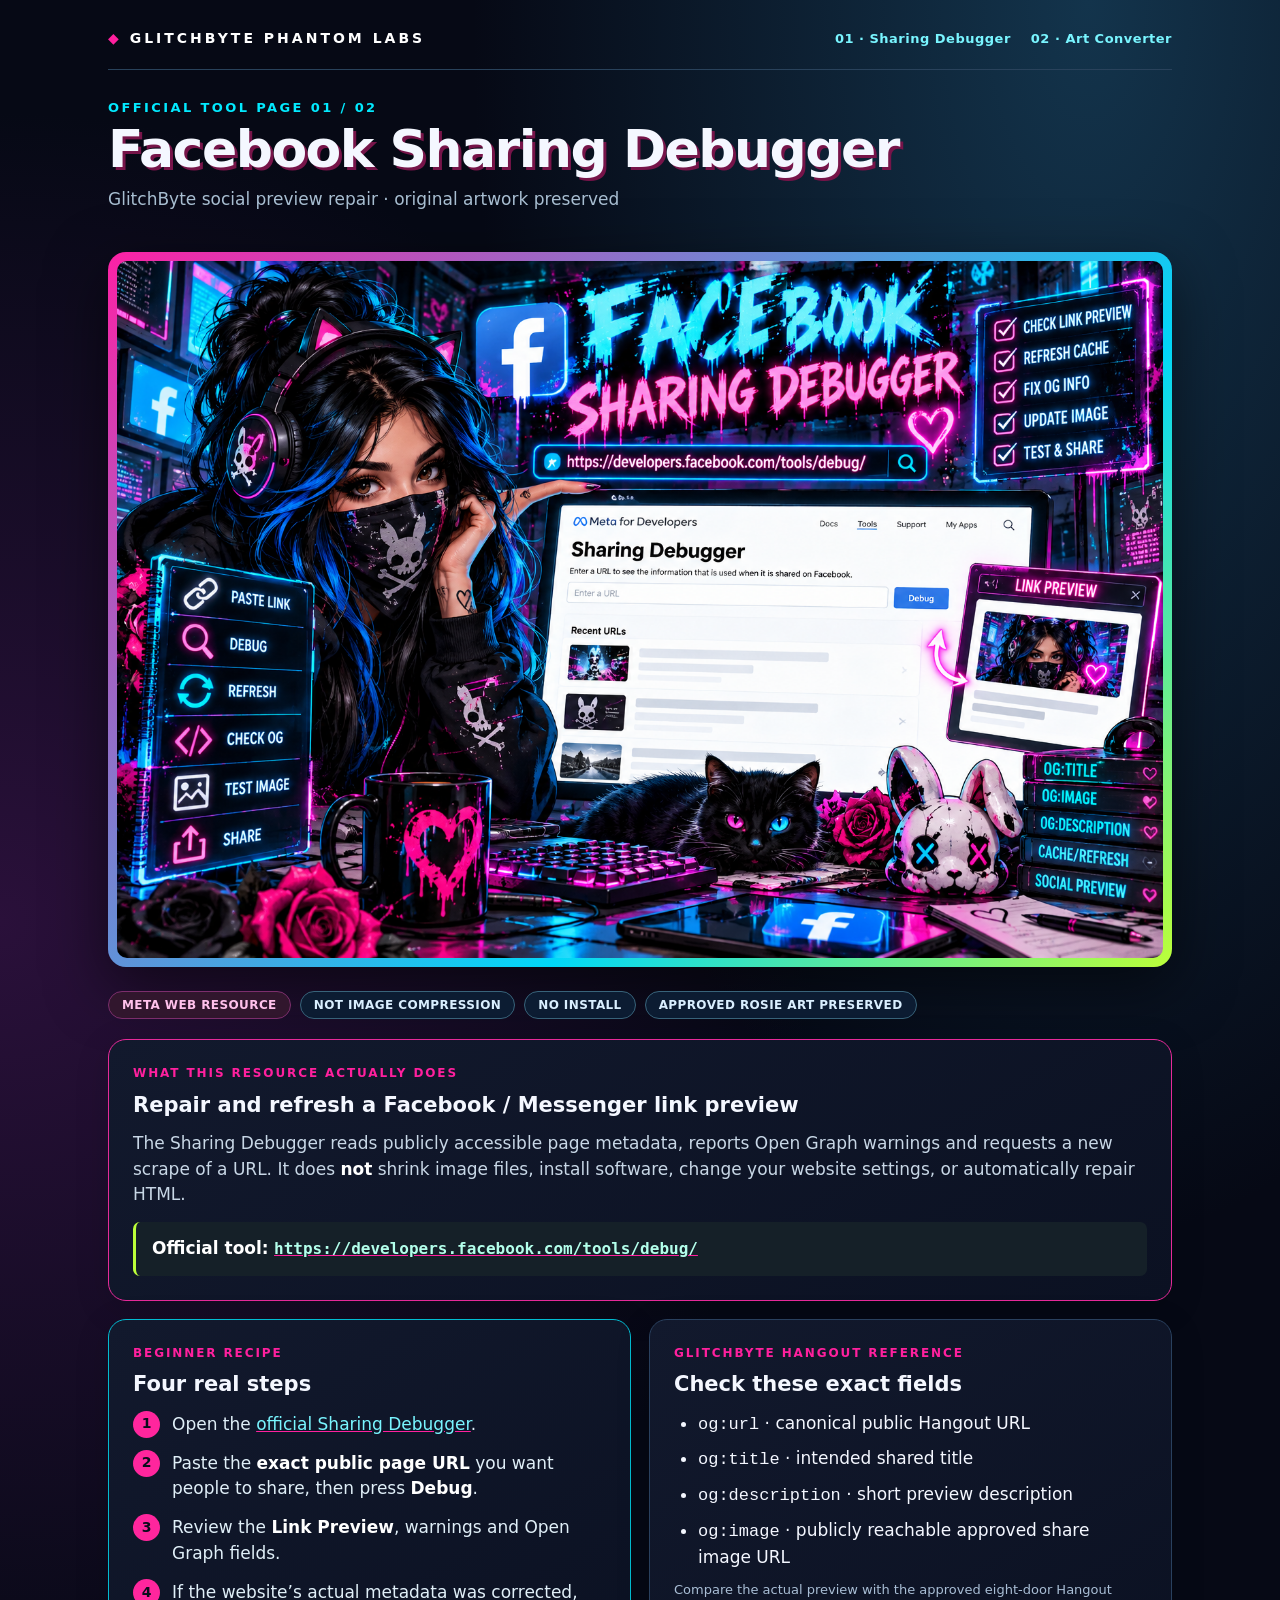
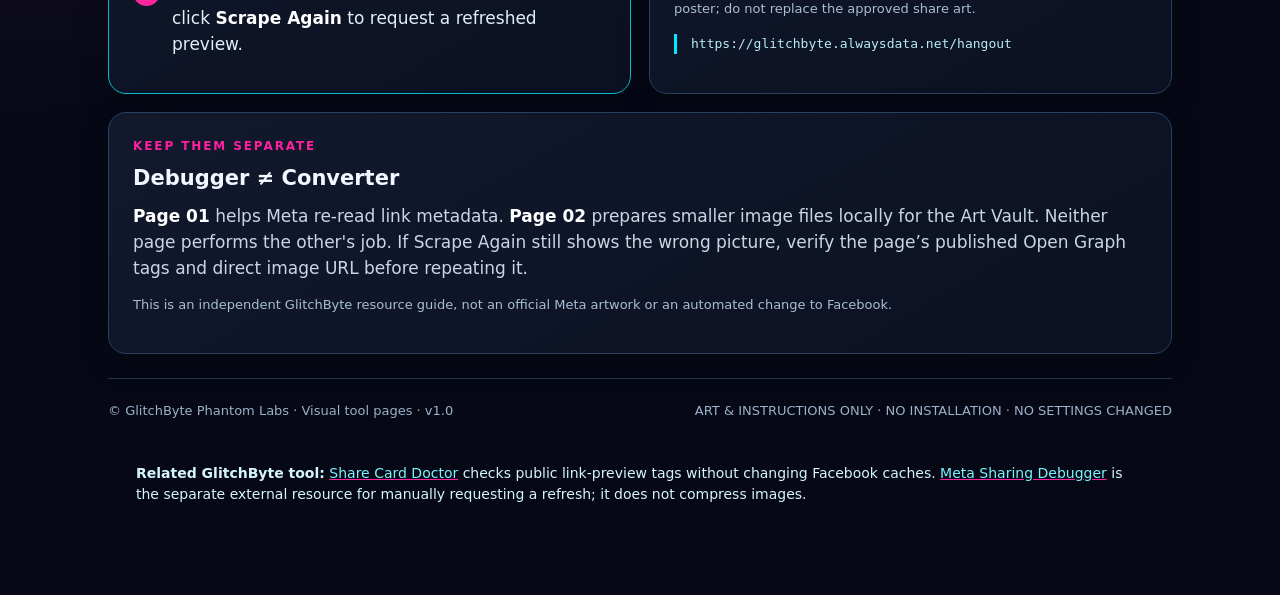
<file: docs/creative-utilities-showcase-v1.0.1/01-FACEBOOK-SHARING-DEBUGGER/index.html>
<!doctype html><html lang="en"><head><meta charset="utf-8"><meta name="viewport" content="width=device-width,initial-scale=1"><title>Facebook Sharing Debugger | GlitchByte Phantom Labs</title><style>
:root{--ink:#f4f7ff;--muted:#a8bed1;--cyan:#02eaff;--pink:#ff209e;--lime:#bcff39;--navy:#090d1b;--border:#29405e}
*{box-sizing:border-box}html{scroll-behavior:smooth}body{margin:0;background:radial-gradient(ellipse at 85% 0%,#13344c 0%,transparent 40%),radial-gradient(ellipse at 0% 42%,#2a103a 0%,transparent 45%),#060915;color:var(--ink);font:17px/1.52 'DejaVu Sans','Arial',sans-serif}
a{color:#79f5ff;text-decoration-color:var(--pink)}.wrap{max-width:1120px;margin:0 auto;padding:28px 28px 55px}.top{display:flex;justify-content:space-between;align-items:center;gap:16px;border-bottom:1px solid #29425b;padding-bottom:20px}.brand{font-size:14px;letter-spacing:3px;font-weight:900;text-transform:uppercase;color:white}.brand span{color:var(--pink)}.topnav{display:flex;gap:20px;flex-wrap:wrap;font-size:13px}.topnav a{font-weight:700;text-decoration:none;letter-spacing:.5px}.eyebrow{font-size:13px;letter-spacing:2.4px;font-weight:800;color:var(--cyan);text-transform:uppercase}.header{padding:28px 0 16px}.header h1{font-weight:900;font-size:clamp(32px,4.5vw,52px);line-height:1.06;letter-spacing:-1.5px;margin:4px 0 10px;text-shadow:3px 3px 0 #761449}.header p{color:var(--muted);margin:0;font-size:17px}.chiprow{display:flex;gap:9px;flex-wrap:wrap;margin-top:18px}.chip{border:1px solid #38637a;background:#0c1c32;border-radius:20px;padding:6px 13px;font:800 12px 'DejaVu Sans',sans-serif;color:#daefff;letter-spacing:.4px}.chip.rose{border-color:#7c2e6d;background:#31162d;color:#ffc1eb}.hero{margin:23px 0 24px;padding:9px;background:linear-gradient(135deg,#fd21a5,#01d7f8 65%,#bcff39);border-radius:18px;box-shadow:0 18px 60px #0008}.hero img{display:block;width:100%;height:auto;border-radius:10px}.hero-caption{font-size:12px;color:#acc6d5;text-align:right;margin-top:7px}.row{display:grid;grid-template-columns:1fr 1fr;gap:18px}.panel{border:1px solid var(--border);background:linear-gradient(150deg,#12192d 0%,#0b1122 100%);border-radius:18px;padding:24px;min-width:0;box-shadow:0 8px 35px #0002}.panel.accent{border-color:#e62a9a}.panel.cyan{border-color:#02bbd1}.panel h2{font-size:21px;line-height:1.25;margin:0 0 13px}.panel h3{font-size:16px;margin:15px 0 8px;color:#bceef8}.panel p{color:#c8d7e6;margin:0 0 14px}.panel ul,.panel ol{padding-left:24px;margin:8px 0 2px}.panel li{margin-bottom:9px}.panel b{color:white}.wide{grid-column:1/-1}.kicker{color:var(--pink);text-transform:uppercase;font-size:12px;font-weight:900;letter-spacing:1.9px;display:block;margin-bottom:9px}.count{display:inline-grid;place-items:center;background:#ff269d;color:#090d1b;border-radius:50%;height:27px;width:27px;font-size:14px;font-weight:900;flex:none}.line-item{display:flex;align-items:flex-start;gap:12px;margin:12px 0;color:#e0eff8}.line-item span:last-child{padding-top:1px}.file{border-left:3px solid var(--cyan);padding-left:14px;margin:15px 0;font-family:'DejaVu Sans Mono',monospace;color:#b7edf8;font-size:13px;overflow-wrap:anywhere}.codebox{border:1px solid #2b6580;background:#050c18;border-radius:12px;padding:17px;position:relative;margin:15px 0;color:#dbfae6}.codebox pre{white-space:pre-wrap;overflow-wrap:anywhere;word-break:break-word;font:14px/1.7 'DejaVu Sans Mono',monospace;margin:0}.copy{background:#163953;border:1px solid #08d8f3;color:#e6fbff;border-radius:8px;font-weight:800;font-size:12px;cursor:pointer;padding:7px 11px;margin-top:10px}.copy:focus-visible,a:focus-visible{outline:2px solid #bcff39;outline-offset:3px}.url{font:700 16px/1.5 'DejaVu Sans Mono',monospace;overflow-wrap:anywhere;color:#b3ffeb}.pink{color:var(--pink)}.teal{color:var(--cyan)}.green{color:var(--lime)}.foot{border-top:1px solid #27374b;margin-top:24px;padding:22px 0;color:#99b1c9;font-size:13px;display:flex;justify-content:space-between;flex-wrap:wrap;gap:12px}.btn{display:inline-flex;align-items:center;padding:12px 16px;border-radius:11px;color:#06101e;font-weight:900;background:linear-gradient(90deg,var(--cyan),#b2fbff);text-decoration:none}.btn:hover{filter:brightness(1.15)}.notice{padding:14px 16px;border-left:3px solid var(--lime);background:#152028;border-radius:7px;color:#dceee4}.small{font-size:13px!important;color:#a9bed5!important}.notes{line-height:1.7}
@media(max-width:680px){.wrap{padding:14px 14px 32px}.top{display:block}.topnav{margin-top:12px}.row{grid-template-columns:1fr}.wide{grid-column:1}.panel{padding:18px}.hero{padding:5px}.header h1{font-size:36px}.codebox pre{font-size:11px}}@media print{body{background:#080d19!important;-webkit-print-color-adjust:exact;print-color-adjust:exact}.wrap{padding:16px}.topnav,.copy{display:none}.panel{break-inside:avoid}.hero{break-inside:avoid}}
</style></head><body><main class="wrap"><header class="top"><div class="brand"><span>◆</span> GLITCHBYTE PHANTOM LABS</div><nav class="topnav"><a href="../01-FACEBOOK-SHARING-DEBUGGER/index.html">01 · Sharing Debugger</a><a href="../02-ART-VAULT-CONVERTER/index.html">02 · Art Converter</a></nav></header><section class="header"><div class="eyebrow">OFFICIAL TOOL PAGE 01 / 02</div><h1>Facebook Sharing Debugger</h1><p>GlitchByte social preview repair · original artwork preserved</p></section><section class="hero"><img src="assets/APPROVED-FACEBOOK-SHARING-DEBUGGER.png" alt="Original GlitchByte Rosie-approved tool artwork"></section><div class="chiprow"><span class="chip rose">META WEB RESOURCE</span><span class="chip">NOT IMAGE COMPRESSION</span><span class="chip">NO INSTALL</span><span class="chip">APPROVED ROSIE ART PRESERVED</span></div><div class="row" style="margin-top:20px"><section class="panel accent wide"><span class="kicker">WHAT THIS RESOURCE ACTUALLY DOES</span><h2>Repair and refresh a Facebook / Messenger link preview</h2><p>The Sharing Debugger reads publicly accessible page metadata, reports Open Graph warnings and requests a new scrape of a URL. It does <b>not</b> shrink image files, install software, change your website settings, or automatically repair HTML.</p><div class="notice"><b>Official tool:</b> <a class="url" href="https://developers.facebook.com/tools/debug/" target="_blank" rel="noopener noreferrer">https://developers.facebook.com/tools/debug/</a></div></section><section class="panel cyan"><span class="kicker">BEGINNER RECIPE</span><h2>Four real steps</h2><div class="line-item"><span class="count">1</span><span>Open the <a href="https://developers.facebook.com/tools/debug/" target="_blank" rel="noopener noreferrer">official Sharing Debugger</a>.</span></div><div class="line-item"><span class="count">2</span><span>Paste the <b>exact public page URL</b> you want people to share, then press <b>Debug</b>.</span></div><div class="line-item"><span class="count">3</span><span>Review the <b>Link Preview</b>, warnings and Open Graph fields.</span></div><div class="line-item"><span class="count">4</span><span>If the website’s actual metadata was corrected, click <b>Scrape Again</b> to request a refreshed preview.</span></div></section><section class="panel"><span class="kicker">GLITCHBYTE HANGOUT REFERENCE</span><h2>Check these exact fields</h2><ul><li><code>og:url</code> · canonical public Hangout URL</li><li><code>og:title</code> · intended shared title</li><li><code>og:description</code> · short preview description</li><li><code>og:image</code> · publicly reachable approved share image URL</li></ul><p class="small">Compare the actual preview with the approved eight-door Hangout poster; do not replace the approved share art.</p><div class="file">https://glitchbyte.alwaysdata.net/hangout</div></section><section class="panel wide"><span class="kicker">KEEP THEM SEPARATE</span><h2>Debugger ≠ Converter</h2><p><b>Page 01</b> helps Meta re-read link metadata. <b>Page 02</b> prepares smaller image files locally for the Art Vault. Neither page performs the other's job. If Scrape Again still shows the wrong picture, verify the page’s published Open Graph tags and direct image URL before repeating it.</p><p class="small">This is an independent GlitchByte resource guide, not an official Meta artwork or an automated change to Facebook.</p></section></div><footer class="foot"><span>© GlitchByte Phantom Labs · Visual tool pages · v1.0</span><span>ART & INSTRUCTIONS ONLY · NO INSTALLATION · NO SETTINGS CHANGED</span></footer><section style="max-width:1120px;margin:0 auto;padding:20px 28px 35px;font-size:14px;color:#d4f5ff"><strong>Related GlitchByte tool:</strong> <a href="https://github.com/Hellfire13666/glitchbyte-phantom-labs/tree/main/tools/glitchbyte-share-card-doctor">Share Card Doctor</a> checks public link-preview tags without changing Facebook caches. <a href="https://developers.facebook.com/tools/debug/">Meta Sharing Debugger</a> is the separate external resource for manually requesting a refresh; it does not compress images.</section></main><script>function copyCmd(id,btn){const text=document.getElementById(id).innerText;function done(){btn.textContent='Copied';setTimeout(()=>btn.textContent='Copy exact command',1800)} if(navigator.clipboard&&window.isSecureContext){navigator.clipboard.writeText(text).then(done).catch(()=>fallback())}else fallback();function fallback(){const t=document.createElement('textarea');t.value=text;document.body.appendChild(t);t.select();if(document.execCommand('copy'))done();else btn.textContent='Select and copy the command';t.remove()}}</script></body></html>
</file>
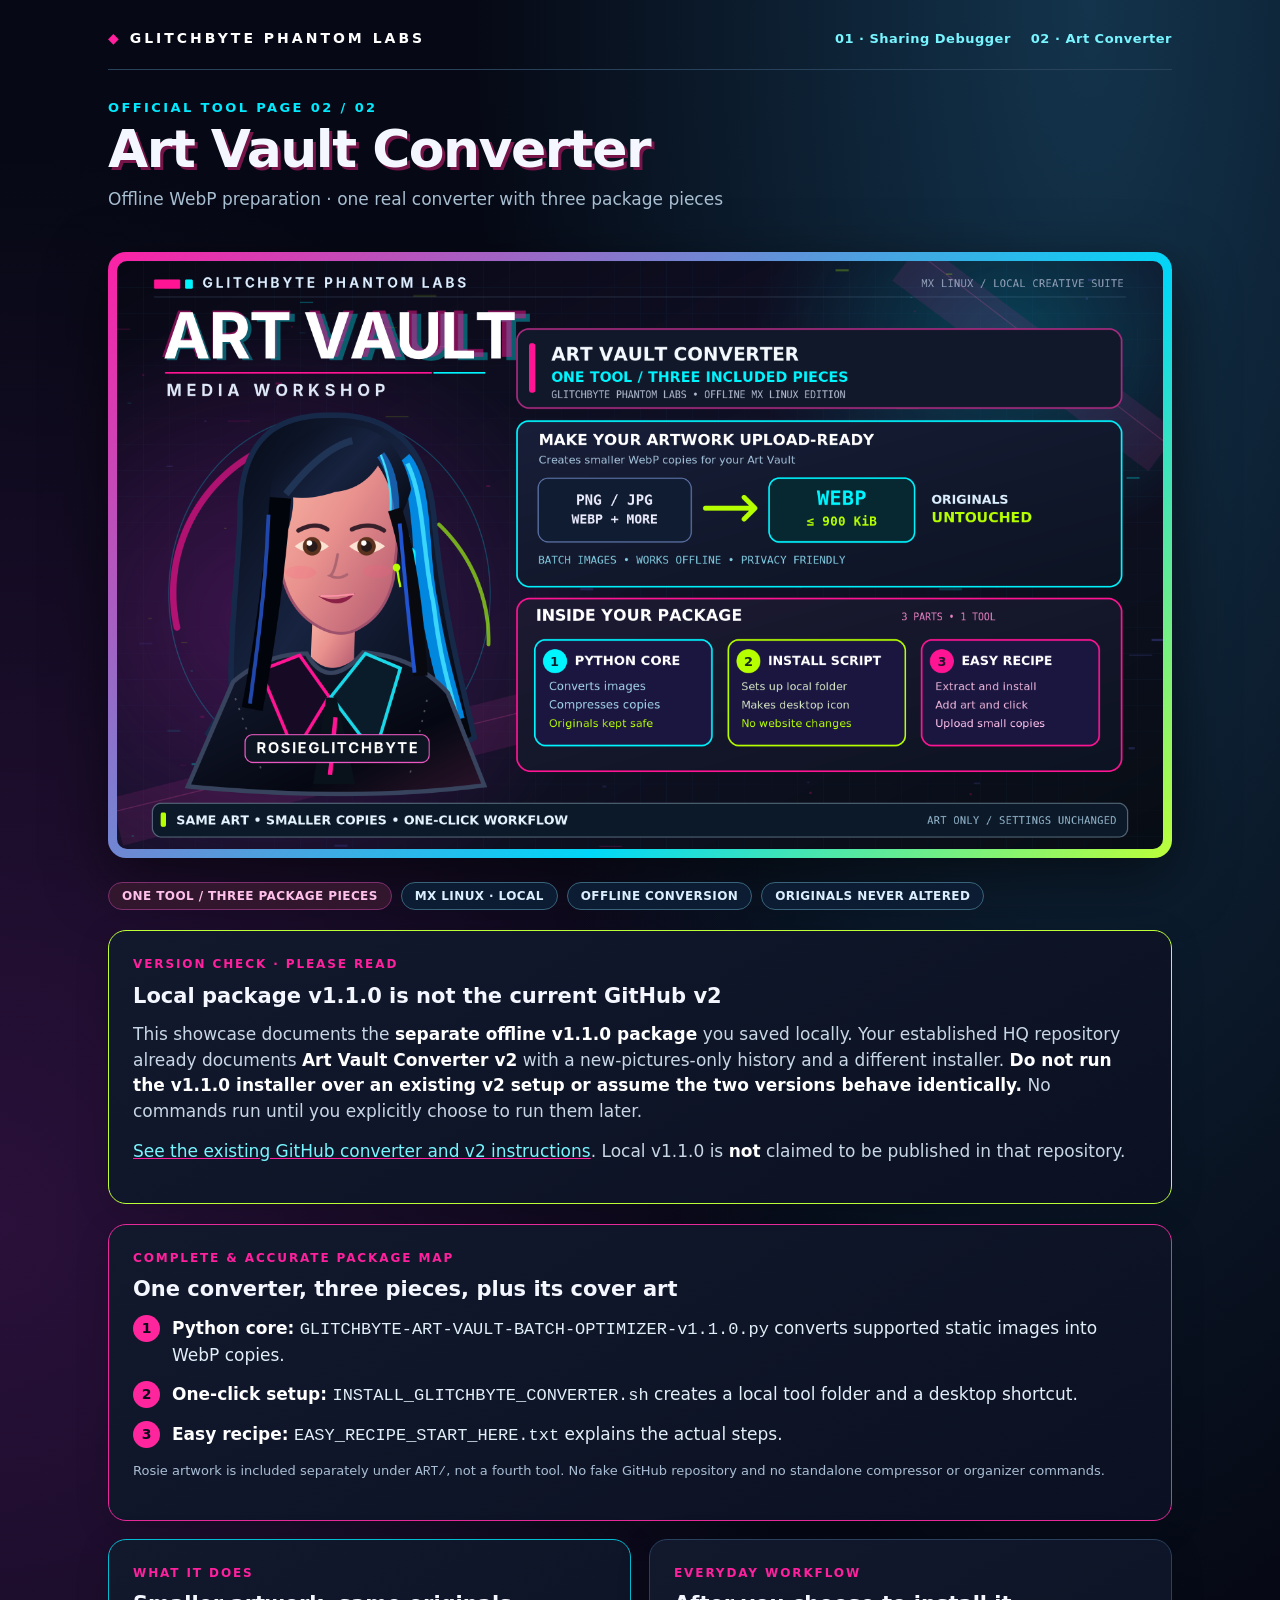
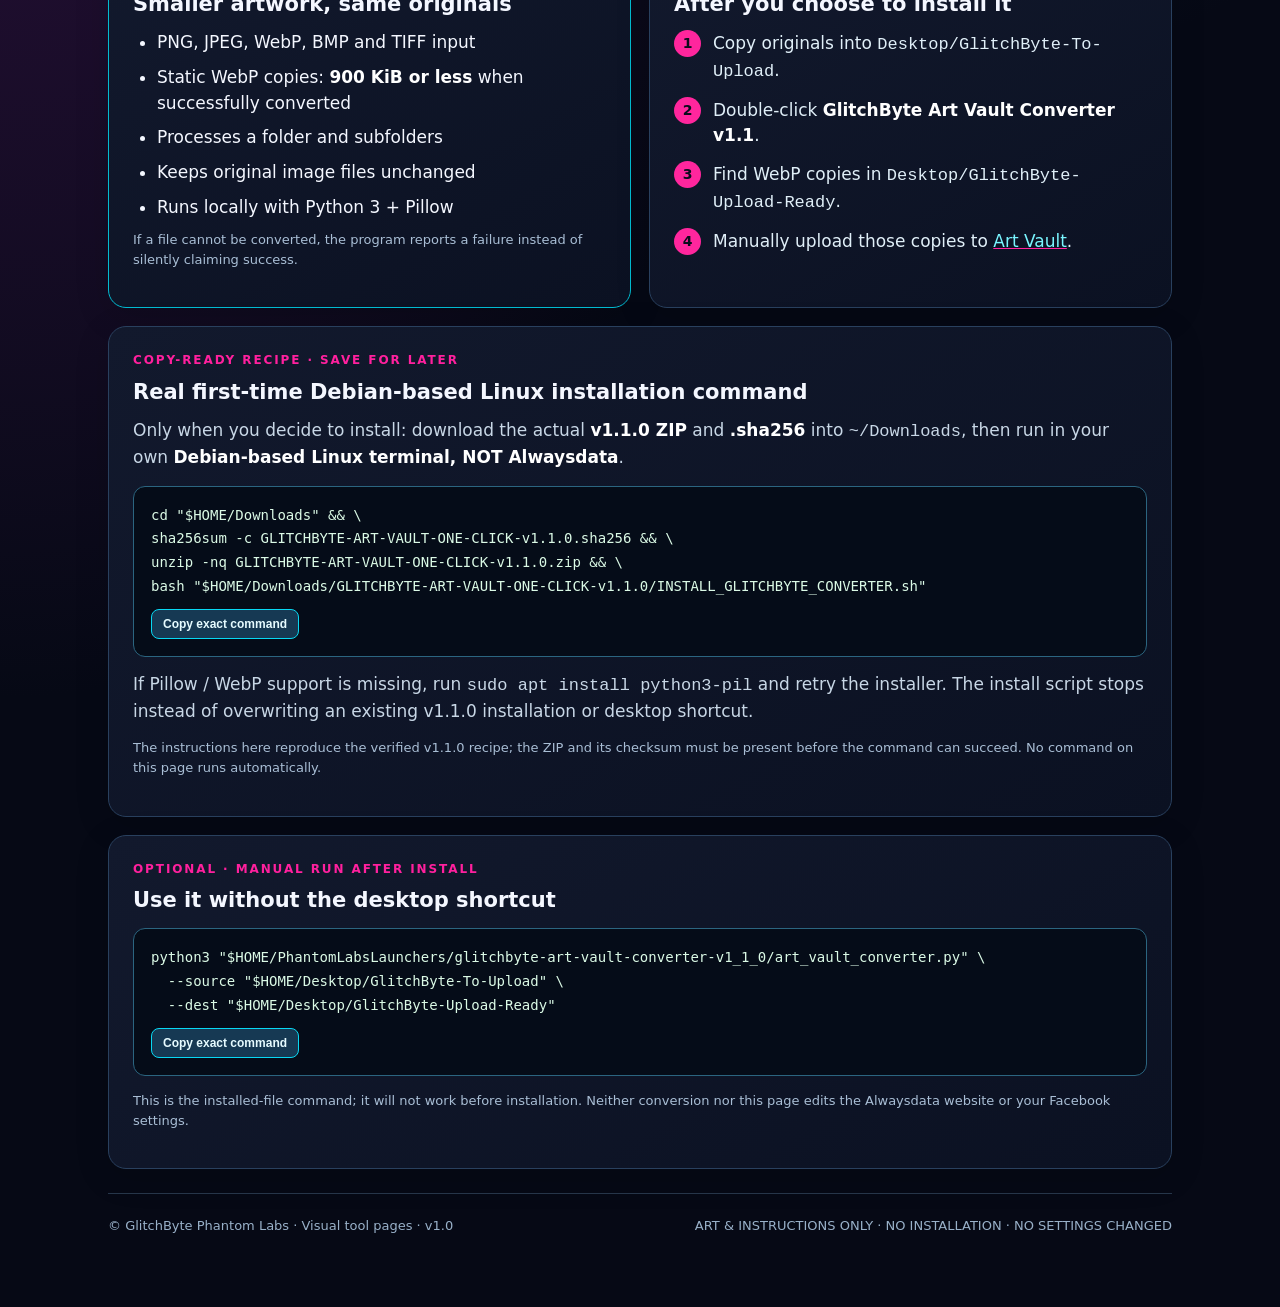
<file: docs/creative-utilities-showcase-v1.0.1/02-ART-VAULT-CONVERTER/index.html>
<!doctype html><html lang="en"><head><meta charset="utf-8"><meta name="viewport" content="width=device-width,initial-scale=1"><title>Art Vault Converter | GlitchByte Phantom Labs</title><style>
:root{--ink:#f4f7ff;--muted:#a8bed1;--cyan:#02eaff;--pink:#ff209e;--lime:#bcff39;--navy:#090d1b;--border:#29405e}
*{box-sizing:border-box}html{scroll-behavior:smooth}body{margin:0;background:radial-gradient(ellipse at 85% 0%,#13344c 0%,transparent 40%),radial-gradient(ellipse at 0% 42%,#2a103a 0%,transparent 45%),#060915;color:var(--ink);font:17px/1.52 'DejaVu Sans','Arial',sans-serif}
a{color:#79f5ff;text-decoration-color:var(--pink)}.wrap{max-width:1120px;margin:0 auto;padding:28px 28px 55px}.top{display:flex;justify-content:space-between;align-items:center;gap:16px;border-bottom:1px solid #29425b;padding-bottom:20px}.brand{font-size:14px;letter-spacing:3px;font-weight:900;text-transform:uppercase;color:white}.brand span{color:var(--pink)}.topnav{display:flex;gap:20px;flex-wrap:wrap;font-size:13px}.topnav a{font-weight:700;text-decoration:none;letter-spacing:.5px}.eyebrow{font-size:13px;letter-spacing:2.4px;font-weight:800;color:var(--cyan);text-transform:uppercase}.header{padding:28px 0 16px}.header h1{font-weight:900;font-size:clamp(32px,4.5vw,52px);line-height:1.06;letter-spacing:-1.5px;margin:4px 0 10px;text-shadow:3px 3px 0 #761449}.header p{color:var(--muted);margin:0;font-size:17px}.chiprow{display:flex;gap:9px;flex-wrap:wrap;margin-top:18px}.chip{border:1px solid #38637a;background:#0c1c32;border-radius:20px;padding:6px 13px;font:800 12px 'DejaVu Sans',sans-serif;color:#daefff;letter-spacing:.4px}.chip.rose{border-color:#7c2e6d;background:#31162d;color:#ffc1eb}.hero{margin:23px 0 24px;padding:9px;background:linear-gradient(135deg,#fd21a5,#01d7f8 65%,#bcff39);border-radius:18px;box-shadow:0 18px 60px #0008}.hero img{display:block;width:100%;height:auto;border-radius:10px}.hero-caption{font-size:12px;color:#acc6d5;text-align:right;margin-top:7px}.row{display:grid;grid-template-columns:1fr 1fr;gap:18px}.panel{border:1px solid var(--border);background:linear-gradient(150deg,#12192d 0%,#0b1122 100%);border-radius:18px;padding:24px;min-width:0;box-shadow:0 8px 35px #0002}.panel.accent{border-color:#e62a9a}.panel.cyan{border-color:#02bbd1}.panel h2{font-size:21px;line-height:1.25;margin:0 0 13px}.panel h3{font-size:16px;margin:15px 0 8px;color:#bceef8}.panel p{color:#c8d7e6;margin:0 0 14px}.panel ul,.panel ol{padding-left:24px;margin:8px 0 2px}.panel li{margin-bottom:9px}.panel b{color:white}.wide{grid-column:1/-1}.kicker{color:var(--pink);text-transform:uppercase;font-size:12px;font-weight:900;letter-spacing:1.9px;display:block;margin-bottom:9px}.count{display:inline-grid;place-items:center;background:#ff269d;color:#090d1b;border-radius:50%;height:27px;width:27px;font-size:14px;font-weight:900;flex:none}.line-item{display:flex;align-items:flex-start;gap:12px;margin:12px 0;color:#e0eff8}.line-item span:last-child{padding-top:1px}.file{border-left:3px solid var(--cyan);padding-left:14px;margin:15px 0;font-family:'DejaVu Sans Mono',monospace;color:#b7edf8;font-size:13px;overflow-wrap:anywhere}.codebox{border:1px solid #2b6580;background:#050c18;border-radius:12px;padding:17px;position:relative;margin:15px 0;color:#dbfae6}.codebox pre{white-space:pre-wrap;overflow-wrap:anywhere;word-break:break-word;font:14px/1.7 'DejaVu Sans Mono',monospace;margin:0}.copy{background:#163953;border:1px solid #08d8f3;color:#e6fbff;border-radius:8px;font-weight:800;font-size:12px;cursor:pointer;padding:7px 11px;margin-top:10px}.copy:focus-visible,a:focus-visible{outline:2px solid #bcff39;outline-offset:3px}.url{font:700 16px/1.5 'DejaVu Sans Mono',monospace;overflow-wrap:anywhere;color:#b3ffeb}.pink{color:var(--pink)}.teal{color:var(--cyan)}.green{color:var(--lime)}.foot{border-top:1px solid #27374b;margin-top:24px;padding:22px 0;color:#99b1c9;font-size:13px;display:flex;justify-content:space-between;flex-wrap:wrap;gap:12px}.btn{display:inline-flex;align-items:center;padding:12px 16px;border-radius:11px;color:#06101e;font-weight:900;background:linear-gradient(90deg,var(--cyan),#b2fbff);text-decoration:none}.btn:hover{filter:brightness(1.15)}.notice{padding:14px 16px;border-left:3px solid var(--lime);background:#152028;border-radius:7px;color:#dceee4}.small{font-size:13px!important;color:#a9bed5!important}.notes{line-height:1.7}
@media(max-width:680px){.wrap{padding:14px 14px 32px}.top{display:block}.topnav{margin-top:12px}.row{grid-template-columns:1fr}.wide{grid-column:1}.panel{padding:18px}.hero{padding:5px}.header h1{font-size:36px}.codebox pre{font-size:11px}}@media print{body{background:#080d19!important;-webkit-print-color-adjust:exact;print-color-adjust:exact}.wrap{padding:16px}.topnav,.copy{display:none}.panel{break-inside:avoid}.hero{break-inside:avoid}}
</style></head><body><main class="wrap"><header class="top"><div class="brand"><span>◆</span> GLITCHBYTE PHANTOM LABS</div><nav class="topnav"><a href="../01-FACEBOOK-SHARING-DEBUGGER/index.html">01 · Sharing Debugger</a><a href="../02-ART-VAULT-CONVERTER/index.html">02 · Art Converter</a></nav></header><section class="header"><div class="eyebrow">OFFICIAL TOOL PAGE 02 / 02</div><h1>Art Vault Converter</h1><p>Offline WebP preparation · one real converter with three package pieces</p></section><section class="hero"><img src="assets/ART-VAULT-CONVERTER-OFFICIAL.png" alt="Original GlitchByte Rosie-approved tool artwork"></section><div class="chiprow"><span class="chip rose">ONE TOOL / THREE PACKAGE PIECES</span><span class="chip">MX LINUX · LOCAL</span><span class="chip">OFFLINE CONVERSION</span><span class="chip">ORIGINALS NEVER ALTERED</span></div><section class="panel" style="margin-top:20px;border-color:#bcff39"><span class="kicker">VERSION CHECK · PLEASE READ</span><h2>Local package v1.1.0 is not the current GitHub v2</h2><p>This showcase documents the <b>separate offline v1.1.0 package</b> you saved locally. Your established HQ repository already documents <b>Art Vault Converter v2</b> with a new-pictures-only history and a different installer. <b>Do not run the v1.1.0 installer over an existing v2 setup or assume the two versions behave identically.</b> No commands run until you explicitly choose to run them later.</p><p><a href="https://github.com/Hellfire13666/glitchbyte-phantom-labs/tree/main/tools/glitchbyte-art-vault-converter">See the existing GitHub converter and v2 instructions</a>. Local v1.1.0 is <b>not</b> claimed to be published in that repository.</p></section><div class="row" style="margin-top:20px"><section class="panel accent wide"><span class="kicker">COMPLETE & ACCURATE PACKAGE MAP</span><h2>One converter, three pieces, plus its cover art</h2><div class="line-item"><span class="count">1</span><span><b>Python core:</b> <code>GLITCHBYTE-ART-VAULT-BATCH-OPTIMIZER-v1.1.0.py</code> converts supported static images into WebP copies.</span></div><div class="line-item"><span class="count">2</span><span><b>One-click setup:</b> <code>INSTALL_GLITCHBYTE_CONVERTER.sh</code> creates a local tool folder and a desktop shortcut.</span></div><div class="line-item"><span class="count">3</span><span><b>Easy recipe:</b> <code>EASY_RECIPE_START_HERE.txt</code> explains the actual steps.</span></div><p class="small">Rosie artwork is included separately under <code>ART/</code>, not a fourth tool. No fake GitHub repository and no standalone compressor or organizer commands.</p></section><section class="panel cyan"><span class="kicker">WHAT IT DOES</span><h2>Smaller artwork, same originals</h2><ul><li>PNG, JPEG, WebP, BMP and TIFF input</li><li>Static WebP copies: <b>900 KiB or less</b> when successfully converted</li><li>Processes a folder and subfolders</li><li>Keeps original image files unchanged</li><li>Runs locally with Python 3 + Pillow</li></ul><p class="small">If a file cannot be converted, the program reports a failure instead of silently claiming success.</p></section><section class="panel"><span class="kicker">EVERYDAY WORKFLOW</span><h2>After you choose to install it</h2><div class="line-item"><span class="count">1</span><span>Copy originals into <code>Desktop/GlitchByte-To-Upload</code>.</span></div><div class="line-item"><span class="count">2</span><span>Double-click <b>GlitchByte Art Vault Converter v1.1</b>.</span></div><div class="line-item"><span class="count">3</span><span>Find WebP copies in <code>Desktop/GlitchByte-Upload-Ready</code>.</span></div><div class="line-item"><span class="count">4</span><span>Manually upload those copies to <a href="https://glitchbyte.alwaysdata.net/crew/gallery" target="_blank" rel="noopener noreferrer">Art Vault</a>.</span></div></section><section class="panel wide"><span class="kicker">COPY-READY RECIPE · SAVE FOR LATER</span><h2>Real first-time Debian-based Linux installation command</h2><p>Only when you decide to install: download the actual <b>v1.1.0 ZIP</b> and <b>.sha256</b> into <code>~/Downloads</code>, then run in your own <b>Debian-based Linux terminal, NOT Alwaysdata</b>.</p><div class="codebox"><pre id="installer">cd &quot;$HOME/Downloads&quot; &amp;&amp; \
sha256sum -c GLITCHBYTE-ART-VAULT-ONE-CLICK-v1.1.0.sha256 &amp;&amp; \
unzip -nq GLITCHBYTE-ART-VAULT-ONE-CLICK-v1.1.0.zip &amp;&amp; \
bash &quot;$HOME/Downloads/GLITCHBYTE-ART-VAULT-ONE-CLICK-v1.1.0/INSTALL_GLITCHBYTE_CONVERTER.sh&quot;</pre><button class="copy" onclick="copyCmd('installer',this)">Copy exact command</button></div><p>If Pillow / WebP support is missing, run <code>sudo apt install python3-pil</code> and retry the installer. The install script stops instead of overwriting an existing v1.1.0 installation or desktop shortcut.</p><p class="small">The instructions here reproduce the verified v1.1.0 recipe; the ZIP and its checksum must be present before the command can succeed. No command on this page runs automatically.</p></section><section class="panel wide"><span class="kicker">OPTIONAL · MANUAL RUN AFTER INSTALL</span><h2>Use it without the desktop shortcut</h2><div class="codebox"><pre id="manual">python3 &quot;$HOME/PhantomLabsLaunchers/glitchbyte-art-vault-converter-v1_1_0/art_vault_converter.py&quot; \
  --source &quot;$HOME/Desktop/GlitchByte-To-Upload&quot; \
  --dest &quot;$HOME/Desktop/GlitchByte-Upload-Ready&quot;</pre><button class="copy" onclick="copyCmd('manual',this)">Copy exact command</button></div><p class="small">This is the installed-file command; it will not work before installation. Neither conversion nor this page edits the Alwaysdata website or your Facebook settings.</p></section></div><footer class="foot"><span>© GlitchByte Phantom Labs · Visual tool pages · v1.0</span><span>ART & INSTRUCTIONS ONLY · NO INSTALLATION · NO SETTINGS CHANGED</span></footer></main><script>function copyCmd(id,btn){const text=document.getElementById(id).innerText;function done(){btn.textContent='Copied';setTimeout(()=>btn.textContent='Copy exact command',1800)} if(navigator.clipboard&&window.isSecureContext){navigator.clipboard.writeText(text).then(done).catch(()=>fallback())}else fallback();function fallback(){const t=document.createElement('textarea');t.value=text;document.body.appendChild(t);t.select();if(document.execCommand('copy'))done();else btn.textContent='Select and copy the command';t.remove()}}</script></body></html>
</file>
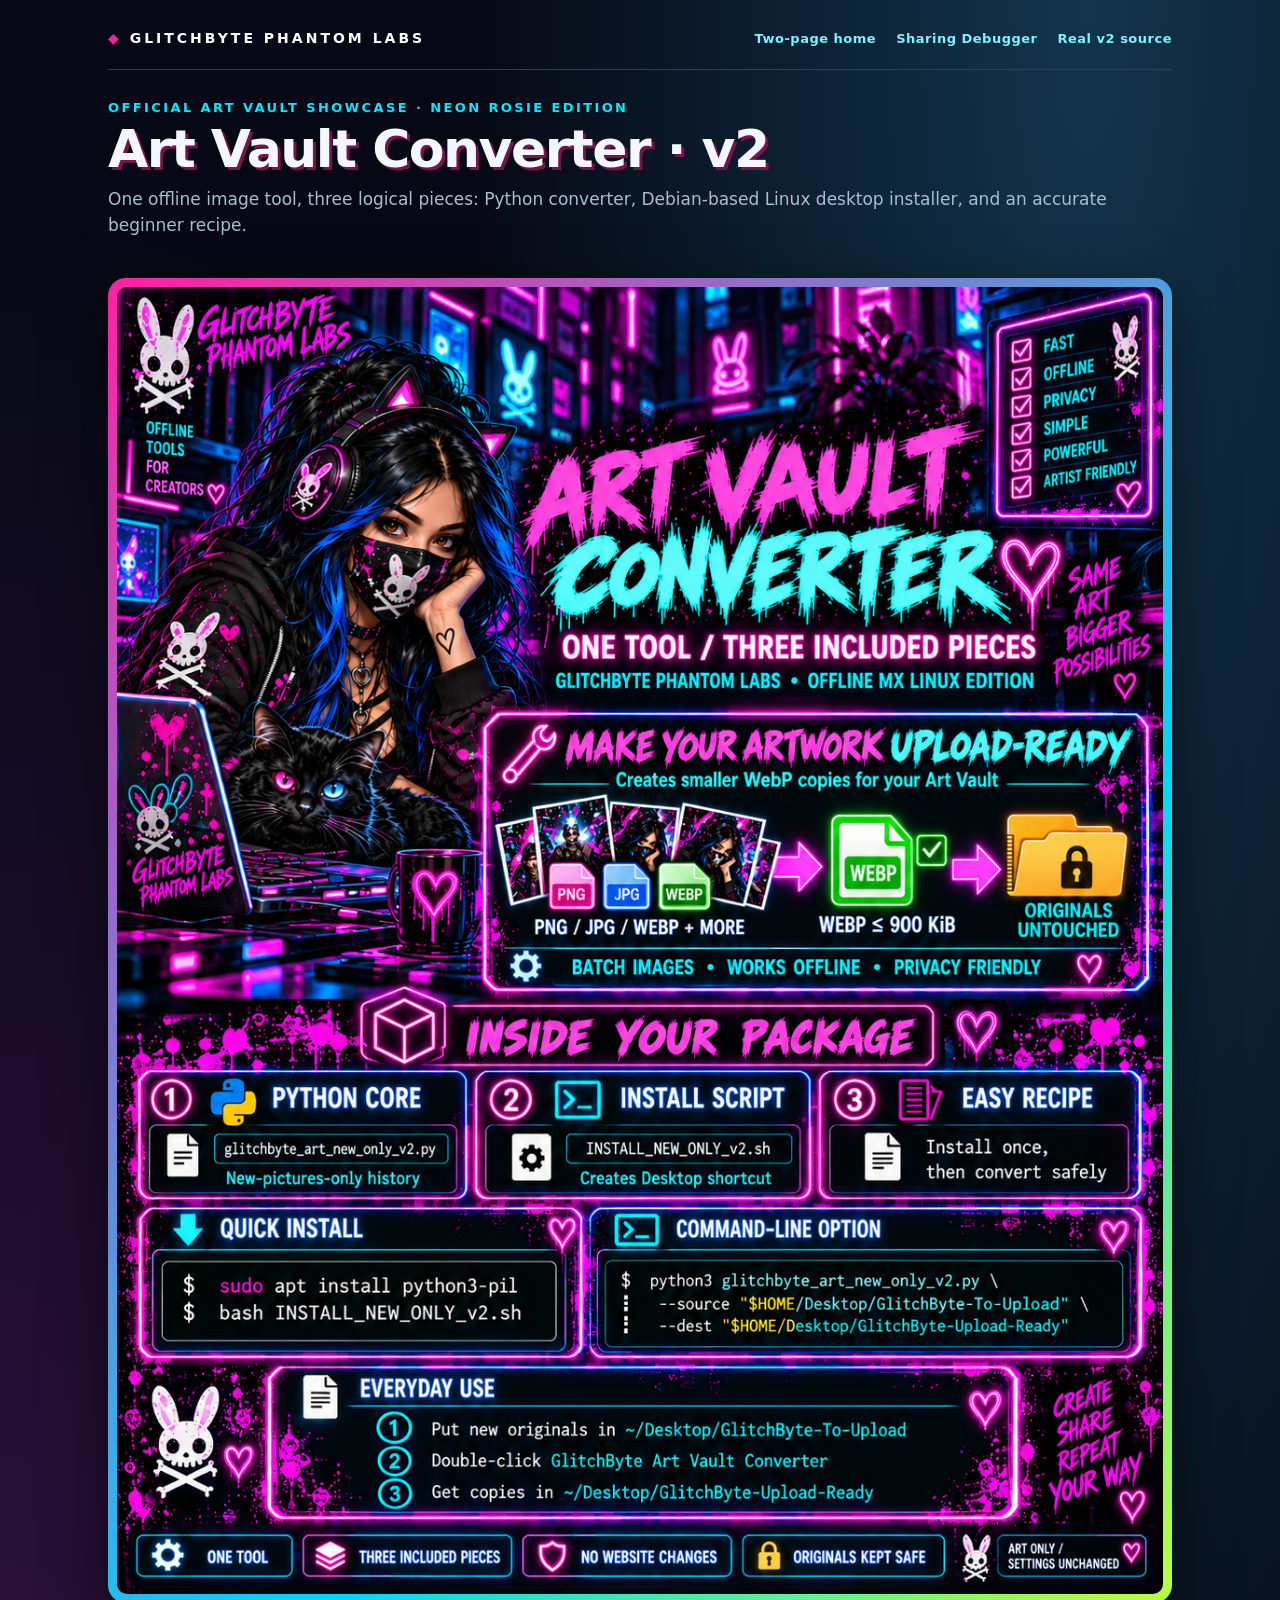
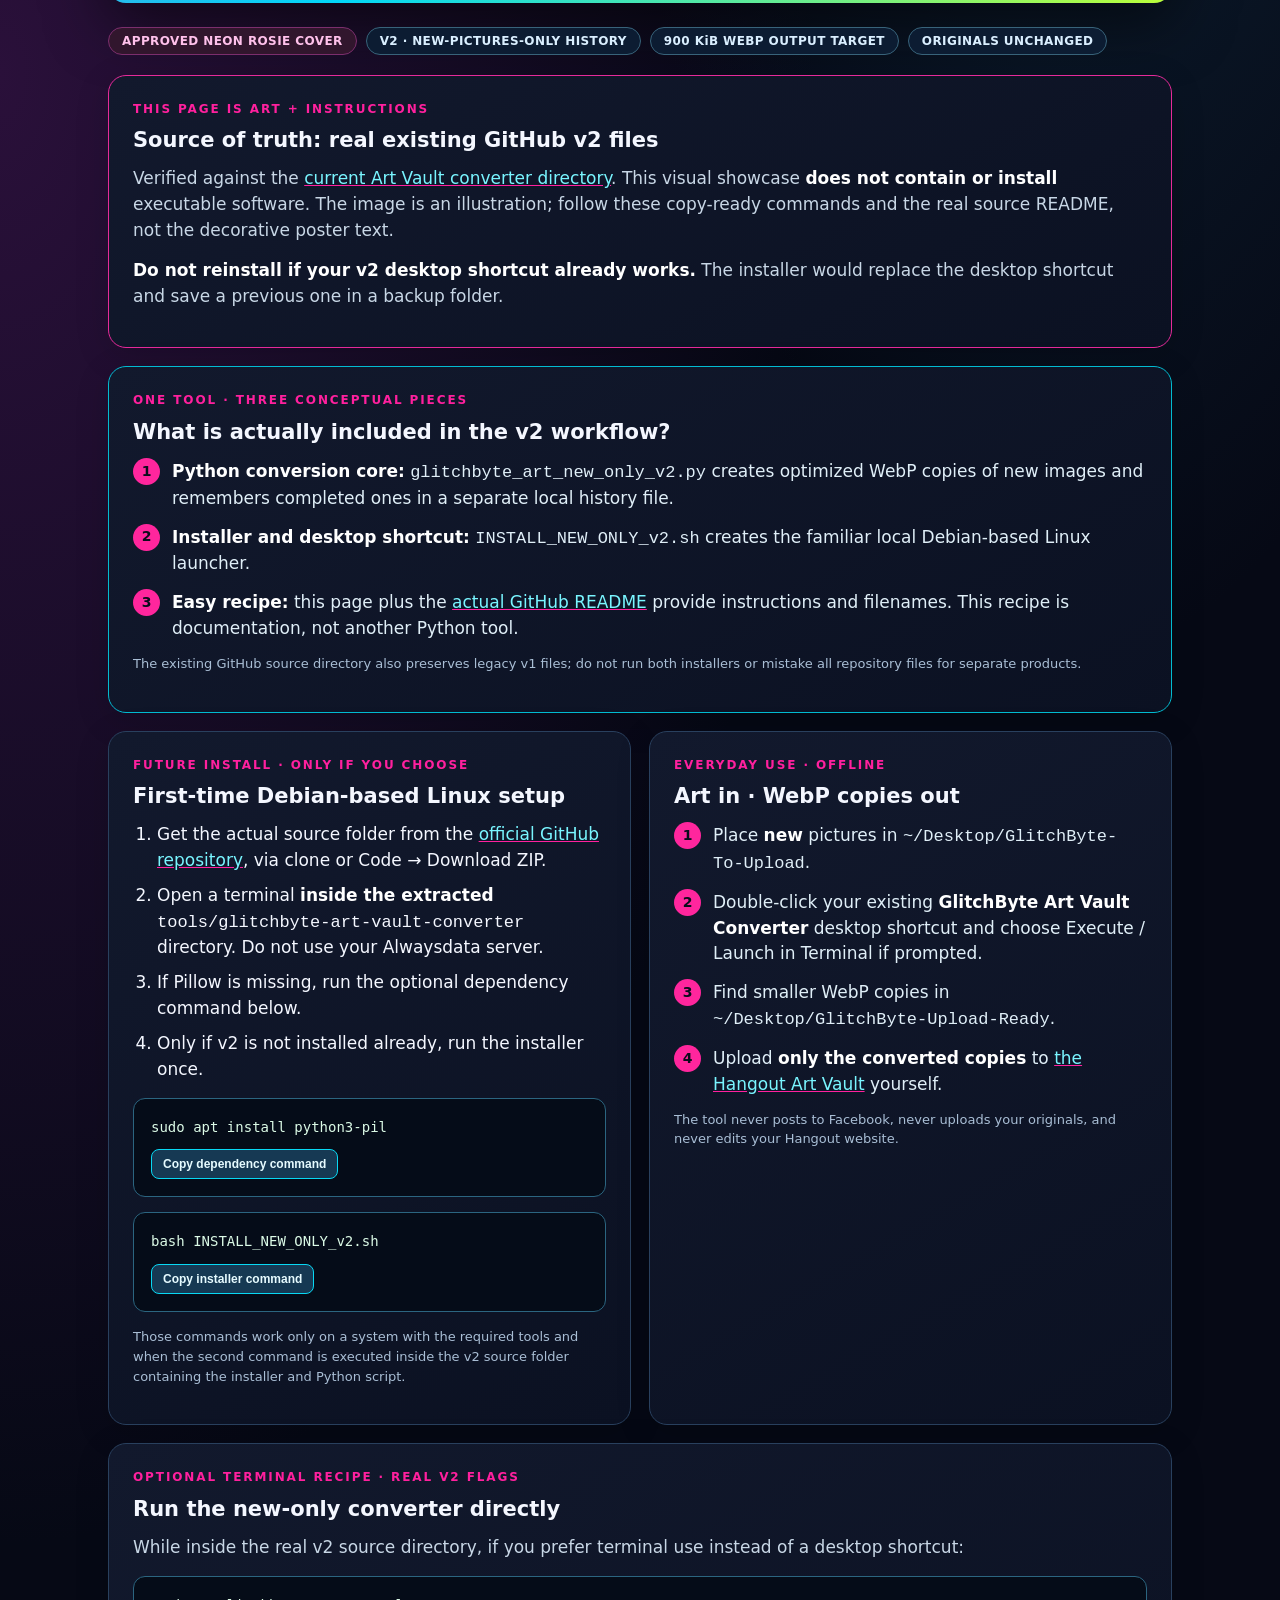
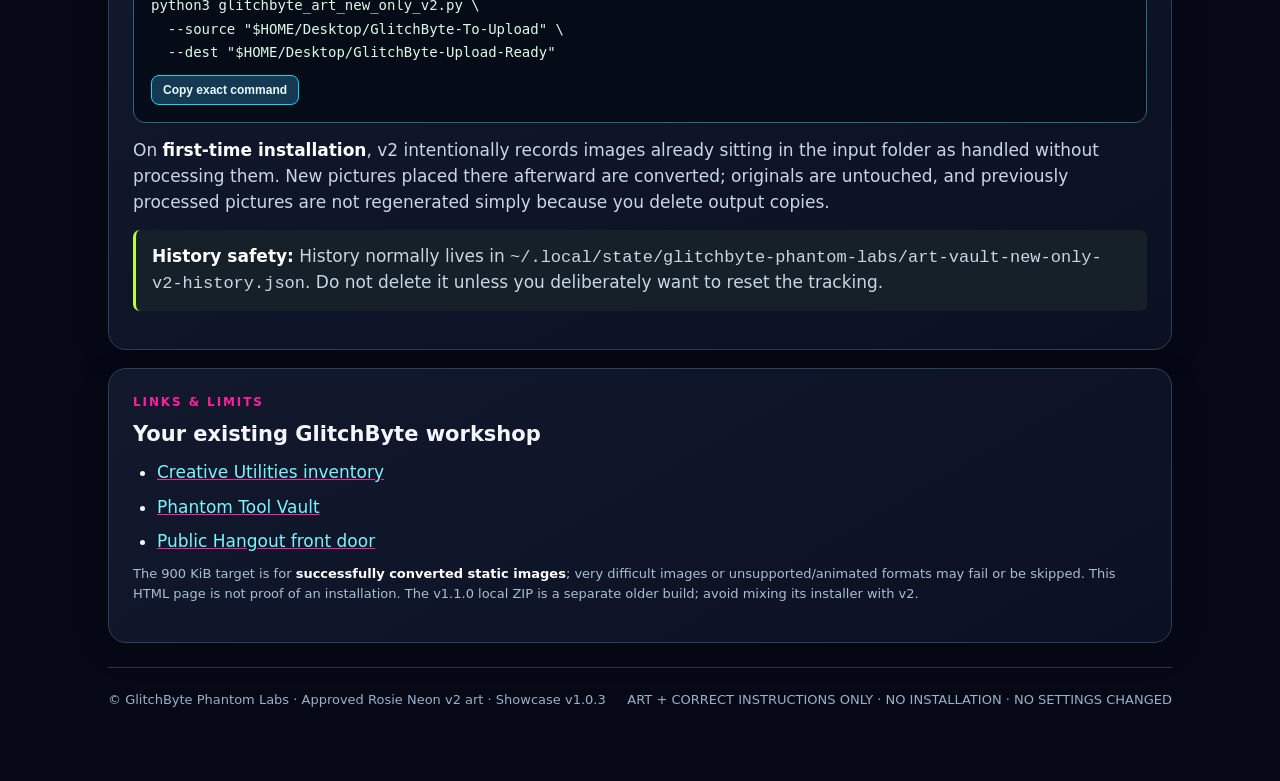
<file: docs/creative-utilities-showcase-v1.0.3/02-ART-VAULT-CONVERTER/index.html>
<!doctype html><html lang="en"><head><meta charset="utf-8"><meta name="viewport" content="width=device-width,initial-scale=1"><meta name="color-scheme" content="dark"><title>Art Vault Converter v2 · Rosie Neon Edition | GlitchByte Phantom Labs</title><style>
:root{--ink:#f4f7ff;--muted:#a8bed1;--cyan:#02eaff;--pink:#ff209e;--lime:#bcff39;--navy:#090d1b;--border:#29405e}
*{box-sizing:border-box}html{scroll-behavior:smooth}body{margin:0;background:radial-gradient(ellipse at 85% 0%,#13344c 0%,transparent 40%),radial-gradient(ellipse at 0% 42%,#2a103a 0%,transparent 45%),#060915;color:var(--ink);font:17px/1.52 'DejaVu Sans','Arial',sans-serif}
a{color:#79f5ff;text-decoration-color:var(--pink)}.wrap{max-width:1120px;margin:0 auto;padding:28px 28px 55px}.top{display:flex;justify-content:space-between;align-items:center;gap:16px;border-bottom:1px solid #29425b;padding-bottom:20px}.brand{font-size:14px;letter-spacing:3px;font-weight:900;text-transform:uppercase;color:white}.brand span{color:var(--pink)}.topnav{display:flex;gap:20px;flex-wrap:wrap;font-size:13px}.topnav a{font-weight:700;text-decoration:none;letter-spacing:.5px}.eyebrow{font-size:13px;letter-spacing:2.4px;font-weight:800;color:var(--cyan);text-transform:uppercase}.header{padding:28px 0 16px}.header h1{font-weight:900;font-size:clamp(32px,4.5vw,52px);line-height:1.06;letter-spacing:-1.5px;margin:4px 0 10px;text-shadow:3px 3px 0 #761449}.header p{color:var(--muted);margin:0;font-size:17px}.chiprow{display:flex;gap:9px;flex-wrap:wrap;margin-top:18px}.chip{border:1px solid #38637a;background:#0c1c32;border-radius:20px;padding:6px 13px;font:800 12px 'DejaVu Sans',sans-serif;color:#daefff;letter-spacing:.4px}.chip.rose{border-color:#7c2e6d;background:#31162d;color:#ffc1eb}.hero{margin:23px 0 24px;padding:9px;background:linear-gradient(135deg,#fd21a5,#01d7f8 65%,#bcff39);border-radius:18px;box-shadow:0 18px 60px #0008}.hero img{display:block;width:100%;height:auto;border-radius:10px}.hero-caption{font-size:12px;color:#acc6d5;text-align:right;margin-top:7px}.row{display:grid;grid-template-columns:1fr 1fr;gap:18px}.panel{border:1px solid var(--border);background:linear-gradient(150deg,#12192d 0%,#0b1122 100%);border-radius:18px;padding:24px;min-width:0;box-shadow:0 8px 35px #0002}.panel.accent{border-color:#e62a9a}.panel.cyan{border-color:#02bbd1}.panel h2{font-size:21px;line-height:1.25;margin:0 0 13px}.panel h3{font-size:16px;margin:15px 0 8px;color:#bceef8}.panel p{color:#c8d7e6;margin:0 0 14px}.panel ul,.panel ol{padding-left:24px;margin:8px 0 2px}.panel li{margin-bottom:9px}.panel b{color:white}.wide{grid-column:1/-1}.kicker{color:var(--pink);text-transform:uppercase;font-size:12px;font-weight:900;letter-spacing:1.9px;display:block;margin-bottom:9px}.count{display:inline-grid;place-items:center;background:#ff269d;color:#090d1b;border-radius:50%;height:27px;width:27px;font-size:14px;font-weight:900;flex:none}.line-item{display:flex;align-items:flex-start;gap:12px;margin:12px 0;color:#e0eff8}.line-item span:last-child{padding-top:1px}.file{border-left:3px solid var(--cyan);padding-left:14px;margin:15px 0;font-family:'DejaVu Sans Mono',monospace;color:#b7edf8;font-size:13px;overflow-wrap:anywhere}.codebox{border:1px solid #2b6580;background:#050c18;border-radius:12px;padding:17px;position:relative;margin:15px 0;color:#dbfae6}.codebox pre{white-space:pre-wrap;overflow-wrap:anywhere;word-break:break-word;font:14px/1.7 'DejaVu Sans Mono',monospace;margin:0}.copy{background:#163953;border:1px solid #08d8f3;color:#e6fbff;border-radius:8px;font-weight:800;font-size:12px;cursor:pointer;padding:7px 11px;margin-top:10px}.copy:focus-visible,a:focus-visible{outline:2px solid #bcff39;outline-offset:3px}.url{font:700 16px/1.5 'DejaVu Sans Mono',monospace;overflow-wrap:anywhere;color:#b3ffeb}.pink{color:var(--pink)}.teal{color:var(--cyan)}.green{color:var(--lime)}.foot{border-top:1px solid #27374b;margin-top:24px;padding:22px 0;color:#99b1c9;font-size:13px;display:flex;justify-content:space-between;flex-wrap:wrap;gap:12px}.btn{display:inline-flex;align-items:center;padding:12px 16px;border-radius:11px;color:#06101e;font-weight:900;background:linear-gradient(90deg,var(--cyan),#b2fbff);text-decoration:none}.btn:hover{filter:brightness(1.15)}.notice{padding:14px 16px;border-left:3px solid var(--lime);background:#152028;border-radius:7px;color:#dceee4}.small{font-size:13px!important;color:#a9bed5!important}.notes{line-height:1.7}
@media(max-width:680px){.wrap{padding:14px 14px 32px}.top{display:block}.topnav{margin-top:12px}.row{grid-template-columns:1fr}.wide{grid-column:1}.panel{padding:18px}.hero{padding:5px}.header h1{font-size:36px}.codebox pre{font-size:11px}}@media print{body{background:#080d19!important;-webkit-print-color-adjust:exact;print-color-adjust:exact}.wrap{padding:16px}.topnav,.copy{display:none}.panel{break-inside:avoid}.hero{break-inside:avoid}}
</style></head><body><main class="wrap">
<header class="top"><div class="brand"><span>◆</span> GLITCHBYTE PHANTOM LABS</div><nav class="topnav"><a href="../START-HERE.html">Two-page home</a><a href="../01-FACEBOOK-SHARING-DEBUGGER/index.html">Sharing Debugger</a><a href="https://github.com/Hellfire13666/glitchbyte-phantom-labs/tree/main/tools/glitchbyte-art-vault-converter">Real v2 source</a></nav></header>
<section class="header"><div class="eyebrow">OFFICIAL ART VAULT SHOWCASE · NEON ROSIE EDITION</div><h1>Art Vault Converter · v2</h1><p>One offline image tool, three logical pieces: Python converter, Debian-based Linux desktop installer, and an accurate beginner recipe.</p></section>
<section class="hero"><img src="assets/ART-VAULT-CONVERTER-ROSIE-NEON-v2.png" alt="Approved neon RosieGlitchbyte Art Vault Converter poster: offline conversion, three-piece toolkit, new-only history and real v2 command names"></section>
<div class="chiprow"><span class="chip rose">APPROVED NEON ROSIE COVER</span><span class="chip">V2 · NEW-PICTURES-ONLY HISTORY</span><span class="chip">900 KiB WEBP OUTPUT TARGET</span><span class="chip">ORIGINALS UNCHANGED</span></div>
<section class="panel accent" style="margin-top:20px"><span class="kicker">THIS PAGE IS ART + INSTRUCTIONS</span><h2>Source of truth: real existing GitHub v2 files</h2><p>Verified against the <a href="https://github.com/Hellfire13666/glitchbyte-phantom-labs/tree/main/tools/glitchbyte-art-vault-converter">current Art Vault converter directory</a>. This visual showcase <b>does not contain or install</b> executable software. The image is an illustration; follow these copy-ready commands and the real source README, not the decorative poster text.</p><p><b>Do not reinstall if your v2 desktop shortcut already works.</b> The installer would replace the desktop shortcut and save a previous one in a backup folder.</p></section>
<div class="row" style="margin-top:18px">
<section class="panel cyan wide"><span class="kicker">ONE TOOL · THREE CONCEPTUAL PIECES</span><h2>What is actually included in the v2 workflow?</h2>
<div class="line-item"><span class="count">1</span><span><b>Python conversion core:</b> <code>glitchbyte_art_new_only_v2.py</code> creates optimized WebP copies of new images and remembers completed ones in a separate local history file.</span></div>
<div class="line-item"><span class="count">2</span><span><b>Installer and desktop shortcut:</b> <code>INSTALL_NEW_ONLY_v2.sh</code> creates the familiar local Debian-based Linux launcher.</span></div>
<div class="line-item"><span class="count">3</span><span><b>Easy recipe:</b> this page plus the <a href="https://github.com/Hellfire13666/glitchbyte-phantom-labs/blob/main/tools/glitchbyte-art-vault-converter/README.md">actual GitHub README</a> provide instructions and filenames. This recipe is documentation, not another Python tool.</span></div>
<p class="small">The existing GitHub source directory also preserves legacy v1 files; do not run both installers or mistake all repository files for separate products.</p></section>
<section class="panel"><span class="kicker">FUTURE INSTALL · ONLY IF YOU CHOOSE</span><h2>First-time Debian-based Linux setup</h2>
<ol><li>Get the actual source folder from the <a href="https://github.com/Hellfire13666/glitchbyte-phantom-labs/tree/main/tools/glitchbyte-art-vault-converter">official GitHub repository</a>, via clone or Code → Download ZIP.</li>
<li>Open a terminal <b>inside the extracted</b> <code>tools/glitchbyte-art-vault-converter</code> directory. Do not use your Alwaysdata server.</li>
<li>If Pillow is missing, run the optional dependency command below.</li><li>Only if v2 is not installed already, run the installer once.</li></ol>
<div class="codebox"><pre id="dependency">sudo apt install python3-pil</pre><button class="copy" type="button" onclick="copyCmd('dependency',this)">Copy dependency command</button></div>
<div class="codebox"><pre id="install">bash INSTALL_NEW_ONLY_v2.sh</pre><button class="copy" type="button" onclick="copyCmd('install',this)">Copy installer command</button></div>
<p class="small">Those commands work only on a system with the required tools and when the second command is executed inside the v2 source folder containing the installer and Python script.</p></section>
<section class="panel"><span class="kicker">EVERYDAY USE · OFFLINE</span><h2>Art in · WebP copies out</h2><div class="line-item"><span class="count">1</span><span>Place <b>new</b> pictures in <code>~/Desktop/GlitchByte-To-Upload</code>.</span></div><div class="line-item"><span class="count">2</span><span>Double-click your existing <b>GlitchByte Art Vault Converter</b> desktop shortcut and choose Execute / Launch in Terminal if prompted.</span></div><div class="line-item"><span class="count">3</span><span>Find smaller WebP copies in <code>~/Desktop/GlitchByte-Upload-Ready</code>.</span></div><div class="line-item"><span class="count">4</span><span>Upload <b>only the converted copies</b> to <a href="https://glitchbyte.alwaysdata.net/crew/gallery">the Hangout Art Vault</a> yourself.</span></div>
<p class="small">The tool never posts to Facebook, never uploads your originals, and never edits your Hangout website.</p></section>
<section class="panel wide"><span class="kicker">OPTIONAL TERMINAL RECIPE · REAL V2 FLAGS</span><h2>Run the new-only converter directly</h2><p>While inside the real v2 source directory, if you prefer terminal use instead of a desktop shortcut:</p><div class="codebox"><pre id="manual">python3 glitchbyte_art_new_only_v2.py \
  --source "$HOME/Desktop/GlitchByte-To-Upload" \
  --dest "$HOME/Desktop/GlitchByte-Upload-Ready"</pre><button class="copy" type="button" onclick="copyCmd('manual',this)">Copy exact command</button></div>
<p>On <b>first-time installation</b>, v2 intentionally records images already sitting in the input folder as handled without processing them. New pictures placed there afterward are converted; originals are untouched, and previously processed pictures are not regenerated simply because you delete output copies.</p><p class="notice"><b>History safety:</b> History normally lives in <code>~/.local/state/glitchbyte-phantom-labs/art-vault-new-only-v2-history.json</code>. Do not delete it unless you deliberately want to reset the tracking.</p></section>
<section class="panel wide"><span class="kicker">LINKS &amp; LIMITS</span><h2>Your existing GlitchByte workshop</h2><ul><li><a href="https://github.com/Hellfire13666/glitchbyte-phantom-labs/blob/main/docs/CREATIVE_UTILITIES.md">Creative Utilities inventory</a></li><li><a href="https://github.com/Hellfire13666/glitchbyte-phantom-labs/blob/main/docs/TOOL_VAULT.md">Phantom Tool Vault</a></li><li><a href="https://glitchbyte.alwaysdata.net/hangout">Public Hangout front door</a></li></ul><p class="small">The 900 KiB target is for <b>successfully converted static images</b>; very difficult images or unsupported/animated formats may fail or be skipped. This HTML page is not proof of an installation. The v1.1.0 local ZIP is a separate older build; avoid mixing its installer with v2.</p></section></div>
<footer class="foot"><span>© GlitchByte Phantom Labs · Approved Rosie Neon v2 art · Showcase v1.0.3</span><span>ART + CORRECT INSTRUCTIONS ONLY · NO INSTALLATION · NO SETTINGS CHANGED</span></footer></main><script>function copyCmd(id,btn){let t=document.getElementById(id).innerText;function done(){btn.textContent='Copied';setTimeout(()=>btn.textContent='Copy exact command',1600)}if(navigator.clipboard&&window.isSecureContext){navigator.clipboard.writeText(t).then(done).catch(fallback)}else fallback();function fallback(){let el=document.createElement('textarea');el.value=t;document.body.appendChild(el);el.select();if(document.execCommand('copy'))done();else btn.textContent='Select and copy manually';el.remove()}}</script></body></html>
</file>
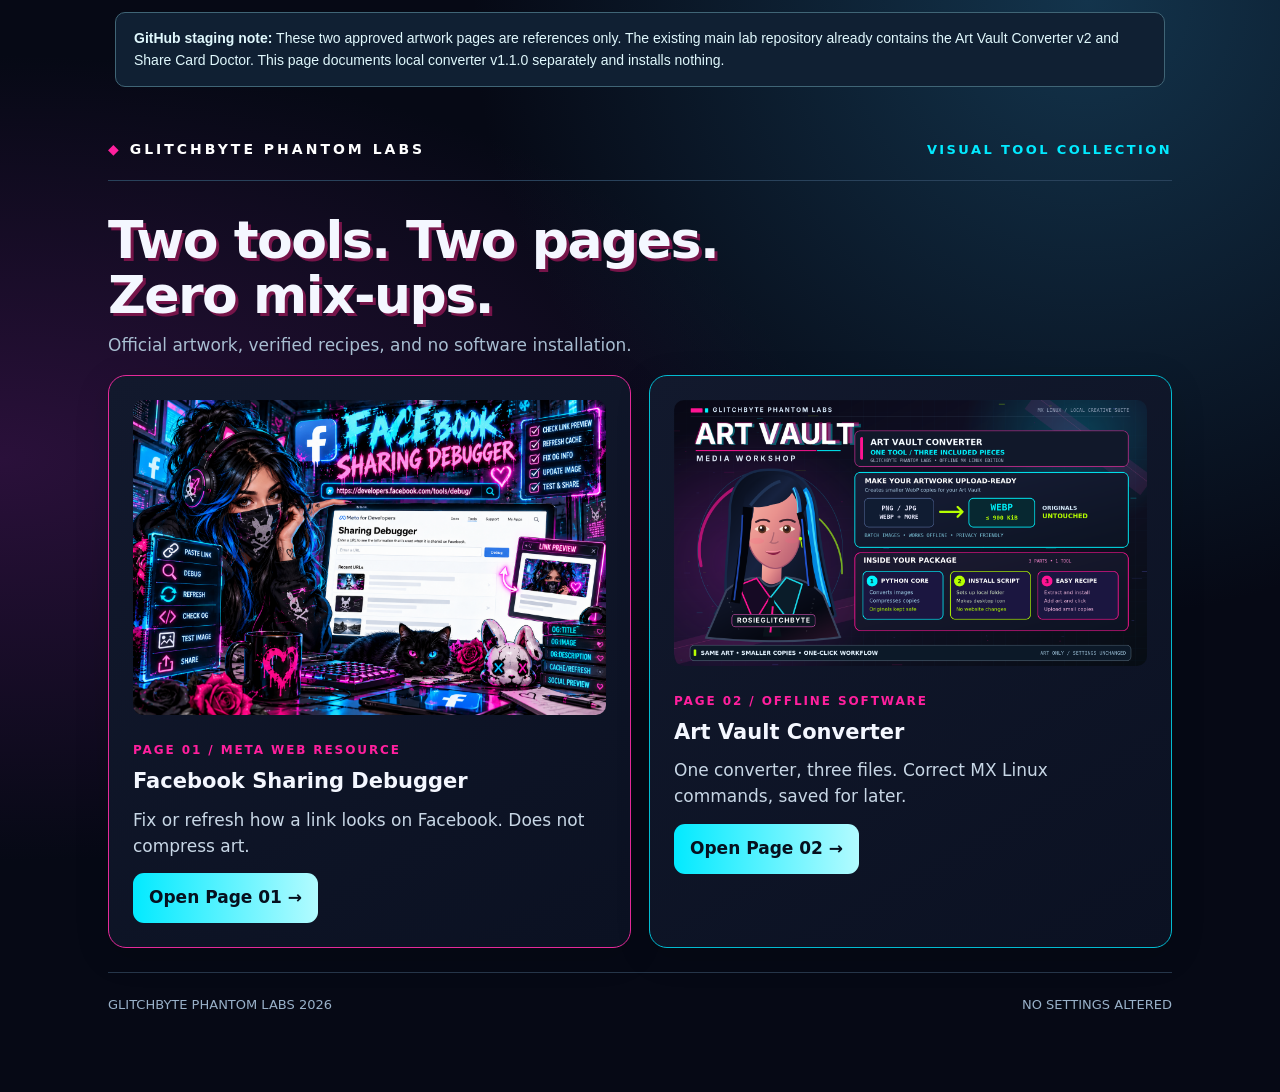
<file: docs/creative-utilities-showcase-v1.0.1/START-HERE.html>
<!DOCTYPE html><html lang="en"><head><meta charset="utf-8"><meta name="viewport" content="width=device-width,initial-scale=1"><title>GlitchByte Phantom Labs | Two Tool Pages</title><style>
:root{--ink:#f4f7ff;--muted:#a8bed1;--cyan:#02eaff;--pink:#ff209e;--lime:#bcff39;--navy:#090d1b;--border:#29405e}
*{box-sizing:border-box}html{scroll-behavior:smooth}body{margin:0;background:radial-gradient(ellipse at 85% 0%,#13344c 0%,transparent 40%),radial-gradient(ellipse at 0% 42%,#2a103a 0%,transparent 45%),#060915;color:var(--ink);font:17px/1.52 'DejaVu Sans','Arial',sans-serif}
a{color:#79f5ff;text-decoration-color:var(--pink)}.wrap{max-width:1120px;margin:0 auto;padding:28px 28px 55px}.top{display:flex;justify-content:space-between;align-items:center;gap:16px;border-bottom:1px solid #29425b;padding-bottom:20px}.brand{font-size:14px;letter-spacing:3px;font-weight:900;text-transform:uppercase;color:white}.brand span{color:var(--pink)}.topnav{display:flex;gap:20px;flex-wrap:wrap;font-size:13px}.topnav a{font-weight:700;text-decoration:none;letter-spacing:.5px}.eyebrow{font-size:13px;letter-spacing:2.4px;font-weight:800;color:var(--cyan);text-transform:uppercase}.header{padding:28px 0 16px}.header h1{font-weight:900;font-size:clamp(32px,4.5vw,52px);line-height:1.06;letter-spacing:-1.5px;margin:4px 0 10px;text-shadow:3px 3px 0 #761449}.header p{color:var(--muted);margin:0;font-size:17px}.chiprow{display:flex;gap:9px;flex-wrap:wrap;margin-top:18px}.chip{border:1px solid #38637a;background:#0c1c32;border-radius:20px;padding:6px 13px;font:800 12px 'DejaVu Sans',sans-serif;color:#daefff;letter-spacing:.4px}.chip.rose{border-color:#7c2e6d;background:#31162d;color:#ffc1eb}.hero{margin:23px 0 24px;padding:9px;background:linear-gradient(135deg,#fd21a5,#01d7f8 65%,#bcff39);border-radius:18px;box-shadow:0 18px 60px #0008}.hero img{display:block;width:100%;height:auto;border-radius:10px}.hero-caption{font-size:12px;color:#acc6d5;text-align:right;margin-top:7px}.row{display:grid;grid-template-columns:1fr 1fr;gap:18px}.panel{border:1px solid var(--border);background:linear-gradient(150deg,#12192d 0%,#0b1122 100%);border-radius:18px;padding:24px;min-width:0;box-shadow:0 8px 35px #0002}.panel.accent{border-color:#e62a9a}.panel.cyan{border-color:#02bbd1}.panel h2{font-size:21px;line-height:1.25;margin:0 0 13px}.panel h3{font-size:16px;margin:15px 0 8px;color:#bceef8}.panel p{color:#c8d7e6;margin:0 0 14px}.panel ul,.panel ol{padding-left:24px;margin:8px 0 2px}.panel li{margin-bottom:9px}.panel b{color:white}.wide{grid-column:1/-1}.kicker{color:var(--pink);text-transform:uppercase;font-size:12px;font-weight:900;letter-spacing:1.9px;display:block;margin-bottom:9px}.count{display:inline-grid;place-items:center;background:#ff269d;color:#090d1b;border-radius:50%;height:27px;width:27px;font-size:14px;font-weight:900;flex:none}.line-item{display:flex;align-items:flex-start;gap:12px;margin:12px 0;color:#e0eff8}.line-item span:last-child{padding-top:1px}.file{border-left:3px solid var(--cyan);padding-left:14px;margin:15px 0;font-family:'DejaVu Sans Mono',monospace;color:#b7edf8;font-size:13px;overflow-wrap:anywhere}.codebox{border:1px solid #2b6580;background:#050c18;border-radius:12px;padding:17px;position:relative;margin:15px 0;color:#dbfae6}.codebox pre{white-space:pre-wrap;overflow-wrap:anywhere;word-break:break-word;font:14px/1.7 'DejaVu Sans Mono',monospace;margin:0}.copy{background:#163953;border:1px solid #08d8f3;color:#e6fbff;border-radius:8px;font-weight:800;font-size:12px;cursor:pointer;padding:7px 11px;margin-top:10px}.copy:focus-visible,a:focus-visible{outline:2px solid #bcff39;outline-offset:3px}.url{font:700 16px/1.5 'DejaVu Sans Mono',monospace;overflow-wrap:anywhere;color:#b3ffeb}.pink{color:var(--pink)}.teal{color:var(--cyan)}.green{color:var(--lime)}.foot{border-top:1px solid #27374b;margin-top:24px;padding:22px 0;color:#99b1c9;font-size:13px;display:flex;justify-content:space-between;flex-wrap:wrap;gap:12px}.btn{display:inline-flex;align-items:center;padding:12px 16px;border-radius:11px;color:#06101e;font-weight:900;background:linear-gradient(90deg,var(--cyan),#b2fbff);text-decoration:none}.btn:hover{filter:brightness(1.15)}.notice{padding:14px 16px;border-left:3px solid var(--lime);background:#152028;border-radius:7px;color:#dceee4}.small{font-size:13px!important;color:#a9bed5!important}.notes{line-height:1.7}
@media(max-width:680px){.wrap{padding:14px 14px 32px}.top{display:block}.topnav{margin-top:12px}.row{grid-template-columns:1fr}.wide{grid-column:1}.panel{padding:18px}.hero{padding:5px}.header h1{font-size:36px}.codebox pre{font-size:11px}}@media print{body{background:#080d19!important;-webkit-print-color-adjust:exact;print-color-adjust:exact}.wrap{padding:16px}.topnav,.copy{display:none}.panel{break-inside:avoid}.hero{break-inside:avoid}}
</style></head><body><div style="border:1px solid #406576;background:#102033;color:#e0f8fd;padding:14px 18px;border-radius:10px;margin:12px auto 24px;max-width:1050px;font:14px/1.6 Arial,sans-serif"><strong>GitHub staging note:</strong> These two approved artwork pages are references only. The existing main lab repository already contains the Art Vault Converter v2 and Share Card Doctor. This page documents local converter v1.1.0 separately and installs nothing.</div><main class="wrap"><header class="top"><div class="brand"><span>◆</span> GLITCHBYTE PHANTOM LABS</div><div class="eyebrow">VISUAL TOOL COLLECTION</div></header><section class="header"><h1>Two tools. Two pages.<br>Zero mix-ups.</h1><p>Official artwork, verified recipes, and no software installation.</p></section><div class="row"><article class="panel accent"><img src="01-FACEBOOK-SHARING-DEBUGGER/assets/APPROVED-FACEBOOK-SHARING-DEBUGGER.png" style="width:100%;border-radius:10px" alt="Approved Facebook Sharing Debugger art"><span class="kicker" style="margin-top:18px">PAGE 01 / META WEB RESOURCE</span><h2>Facebook Sharing Debugger</h2><p>Fix or refresh how a link looks on Facebook. Does not compress art.</p><a class="btn" href="01-FACEBOOK-SHARING-DEBUGGER/index.html">Open Page 01 →</a></article><article class="panel cyan"><img src="02-ART-VAULT-CONVERTER/assets/ART-VAULT-CONVERTER-OFFICIAL.png" style="width:100%;border-radius:10px" alt="Art Vault Converter art"><span class="kicker" style="margin-top:18px">PAGE 02 / OFFLINE SOFTWARE</span><h2>Art Vault Converter</h2><p>One converter, three files. Correct MX Linux commands, saved for later.</p><a class="btn" href="02-ART-VAULT-CONVERTER/index.html">Open Page 02 →</a></article></div><footer class="foot"><span>GLITCHBYTE PHANTOM LABS 2026</span><span>NO SETTINGS ALTERED</span></footer></main></body></html>
</file>
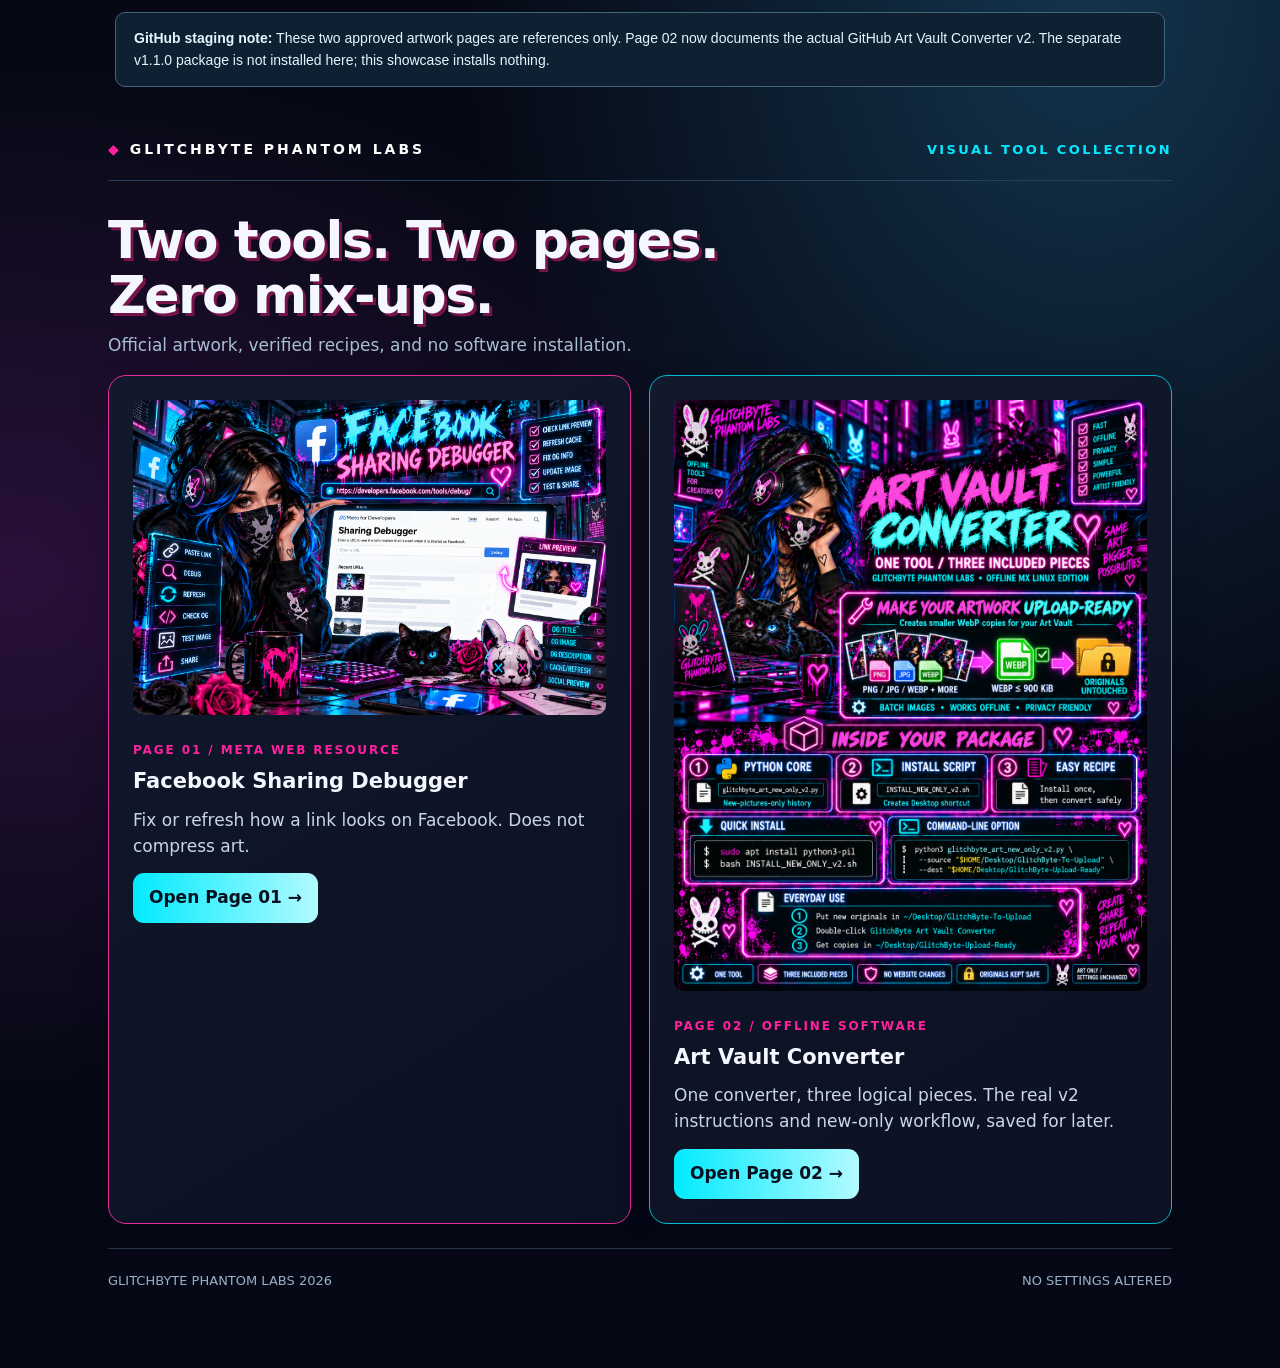
<file: docs/creative-utilities-showcase-v1.0.3/START-HERE.html>
<!DOCTYPE html><html lang="en"><head><meta charset="utf-8"><meta name="viewport" content="width=device-width,initial-scale=1"><title>GlitchByte Phantom Labs | Two Tool Pages</title><style>
:root{--ink:#f4f7ff;--muted:#a8bed1;--cyan:#02eaff;--pink:#ff209e;--lime:#bcff39;--navy:#090d1b;--border:#29405e}
*{box-sizing:border-box}html{scroll-behavior:smooth}body{margin:0;background:radial-gradient(ellipse at 85% 0%,#13344c 0%,transparent 40%),radial-gradient(ellipse at 0% 42%,#2a103a 0%,transparent 45%),#060915;color:var(--ink);font:17px/1.52 'DejaVu Sans','Arial',sans-serif}
a{color:#79f5ff;text-decoration-color:var(--pink)}.wrap{max-width:1120px;margin:0 auto;padding:28px 28px 55px}.top{display:flex;justify-content:space-between;align-items:center;gap:16px;border-bottom:1px solid #29425b;padding-bottom:20px}.brand{font-size:14px;letter-spacing:3px;font-weight:900;text-transform:uppercase;color:white}.brand span{color:var(--pink)}.topnav{display:flex;gap:20px;flex-wrap:wrap;font-size:13px}.topnav a{font-weight:700;text-decoration:none;letter-spacing:.5px}.eyebrow{font-size:13px;letter-spacing:2.4px;font-weight:800;color:var(--cyan);text-transform:uppercase}.header{padding:28px 0 16px}.header h1{font-weight:900;font-size:clamp(32px,4.5vw,52px);line-height:1.06;letter-spacing:-1.5px;margin:4px 0 10px;text-shadow:3px 3px 0 #761449}.header p{color:var(--muted);margin:0;font-size:17px}.chiprow{display:flex;gap:9px;flex-wrap:wrap;margin-top:18px}.chip{border:1px solid #38637a;background:#0c1c32;border-radius:20px;padding:6px 13px;font:800 12px 'DejaVu Sans',sans-serif;color:#daefff;letter-spacing:.4px}.chip.rose{border-color:#7c2e6d;background:#31162d;color:#ffc1eb}.hero{margin:23px 0 24px;padding:9px;background:linear-gradient(135deg,#fd21a5,#01d7f8 65%,#bcff39);border-radius:18px;box-shadow:0 18px 60px #0008}.hero img{display:block;width:100%;height:auto;border-radius:10px}.hero-caption{font-size:12px;color:#acc6d5;text-align:right;margin-top:7px}.row{display:grid;grid-template-columns:1fr 1fr;gap:18px}.panel{border:1px solid var(--border);background:linear-gradient(150deg,#12192d 0%,#0b1122 100%);border-radius:18px;padding:24px;min-width:0;box-shadow:0 8px 35px #0002}.panel.accent{border-color:#e62a9a}.panel.cyan{border-color:#02bbd1}.panel h2{font-size:21px;line-height:1.25;margin:0 0 13px}.panel h3{font-size:16px;margin:15px 0 8px;color:#bceef8}.panel p{color:#c8d7e6;margin:0 0 14px}.panel ul,.panel ol{padding-left:24px;margin:8px 0 2px}.panel li{margin-bottom:9px}.panel b{color:white}.wide{grid-column:1/-1}.kicker{color:var(--pink);text-transform:uppercase;font-size:12px;font-weight:900;letter-spacing:1.9px;display:block;margin-bottom:9px}.count{display:inline-grid;place-items:center;background:#ff269d;color:#090d1b;border-radius:50%;height:27px;width:27px;font-size:14px;font-weight:900;flex:none}.line-item{display:flex;align-items:flex-start;gap:12px;margin:12px 0;color:#e0eff8}.line-item span:last-child{padding-top:1px}.file{border-left:3px solid var(--cyan);padding-left:14px;margin:15px 0;font-family:'DejaVu Sans Mono',monospace;color:#b7edf8;font-size:13px;overflow-wrap:anywhere}.codebox{border:1px solid #2b6580;background:#050c18;border-radius:12px;padding:17px;position:relative;margin:15px 0;color:#dbfae6}.codebox pre{white-space:pre-wrap;overflow-wrap:anywhere;word-break:break-word;font:14px/1.7 'DejaVu Sans Mono',monospace;margin:0}.copy{background:#163953;border:1px solid #08d8f3;color:#e6fbff;border-radius:8px;font-weight:800;font-size:12px;cursor:pointer;padding:7px 11px;margin-top:10px}.copy:focus-visible,a:focus-visible{outline:2px solid #bcff39;outline-offset:3px}.url{font:700 16px/1.5 'DejaVu Sans Mono',monospace;overflow-wrap:anywhere;color:#b3ffeb}.pink{color:var(--pink)}.teal{color:var(--cyan)}.green{color:var(--lime)}.foot{border-top:1px solid #27374b;margin-top:24px;padding:22px 0;color:#99b1c9;font-size:13px;display:flex;justify-content:space-between;flex-wrap:wrap;gap:12px}.btn{display:inline-flex;align-items:center;padding:12px 16px;border-radius:11px;color:#06101e;font-weight:900;background:linear-gradient(90deg,var(--cyan),#b2fbff);text-decoration:none}.btn:hover{filter:brightness(1.15)}.notice{padding:14px 16px;border-left:3px solid var(--lime);background:#152028;border-radius:7px;color:#dceee4}.small{font-size:13px!important;color:#a9bed5!important}.notes{line-height:1.7}
@media(max-width:680px){.wrap{padding:14px 14px 32px}.top{display:block}.topnav{margin-top:12px}.row{grid-template-columns:1fr}.wide{grid-column:1}.panel{padding:18px}.hero{padding:5px}.header h1{font-size:36px}.codebox pre{font-size:11px}}@media print{body{background:#080d19!important;-webkit-print-color-adjust:exact;print-color-adjust:exact}.wrap{padding:16px}.topnav,.copy{display:none}.panel{break-inside:avoid}.hero{break-inside:avoid}}
</style></head><body><div style="border:1px solid #406576;background:#102033;color:#e0f8fd;padding:14px 18px;border-radius:10px;margin:12px auto 24px;max-width:1050px;font:14px/1.6 Arial,sans-serif"><strong>GitHub staging note:</strong> These two approved artwork pages are references only. Page 02 now documents the actual GitHub Art Vault Converter v2. The separate v1.1.0 package is not installed here; this showcase installs nothing.</div><main class="wrap"><header class="top"><div class="brand"><span>◆</span> GLITCHBYTE PHANTOM LABS</div><div class="eyebrow">VISUAL TOOL COLLECTION</div></header><section class="header"><h1>Two tools. Two pages.<br>Zero mix-ups.</h1><p>Official artwork, verified recipes, and no software installation.</p></section><div class="row"><article class="panel accent"><img src="01-FACEBOOK-SHARING-DEBUGGER/assets/APPROVED-FACEBOOK-SHARING-DEBUGGER.png" style="width:100%;border-radius:10px" alt="Approved Facebook Sharing Debugger art"><span class="kicker" style="margin-top:18px">PAGE 01 / META WEB RESOURCE</span><h2>Facebook Sharing Debugger</h2><p>Fix or refresh how a link looks on Facebook. Does not compress art.</p><a class="btn" href="01-FACEBOOK-SHARING-DEBUGGER/index.html">Open Page 01 →</a></article><article class="panel cyan"><img src="02-ART-VAULT-CONVERTER/assets/ART-VAULT-CONVERTER-ROSIE-NEON-v2.png" style="width:100%;border-radius:10px" alt="Art Vault Converter art"><span class="kicker" style="margin-top:18px">PAGE 02 / OFFLINE SOFTWARE</span><h2>Art Vault Converter</h2><p>One converter, three logical pieces. The real v2 instructions and new-only workflow, saved for later.</p><a class="btn" href="02-ART-VAULT-CONVERTER/index.html">Open Page 02 →</a></article></div><footer class="foot"><span>GLITCHBYTE PHANTOM LABS 2026</span><span>NO SETTINGS ALTERED</span></footer></main></body></html>
</file>
